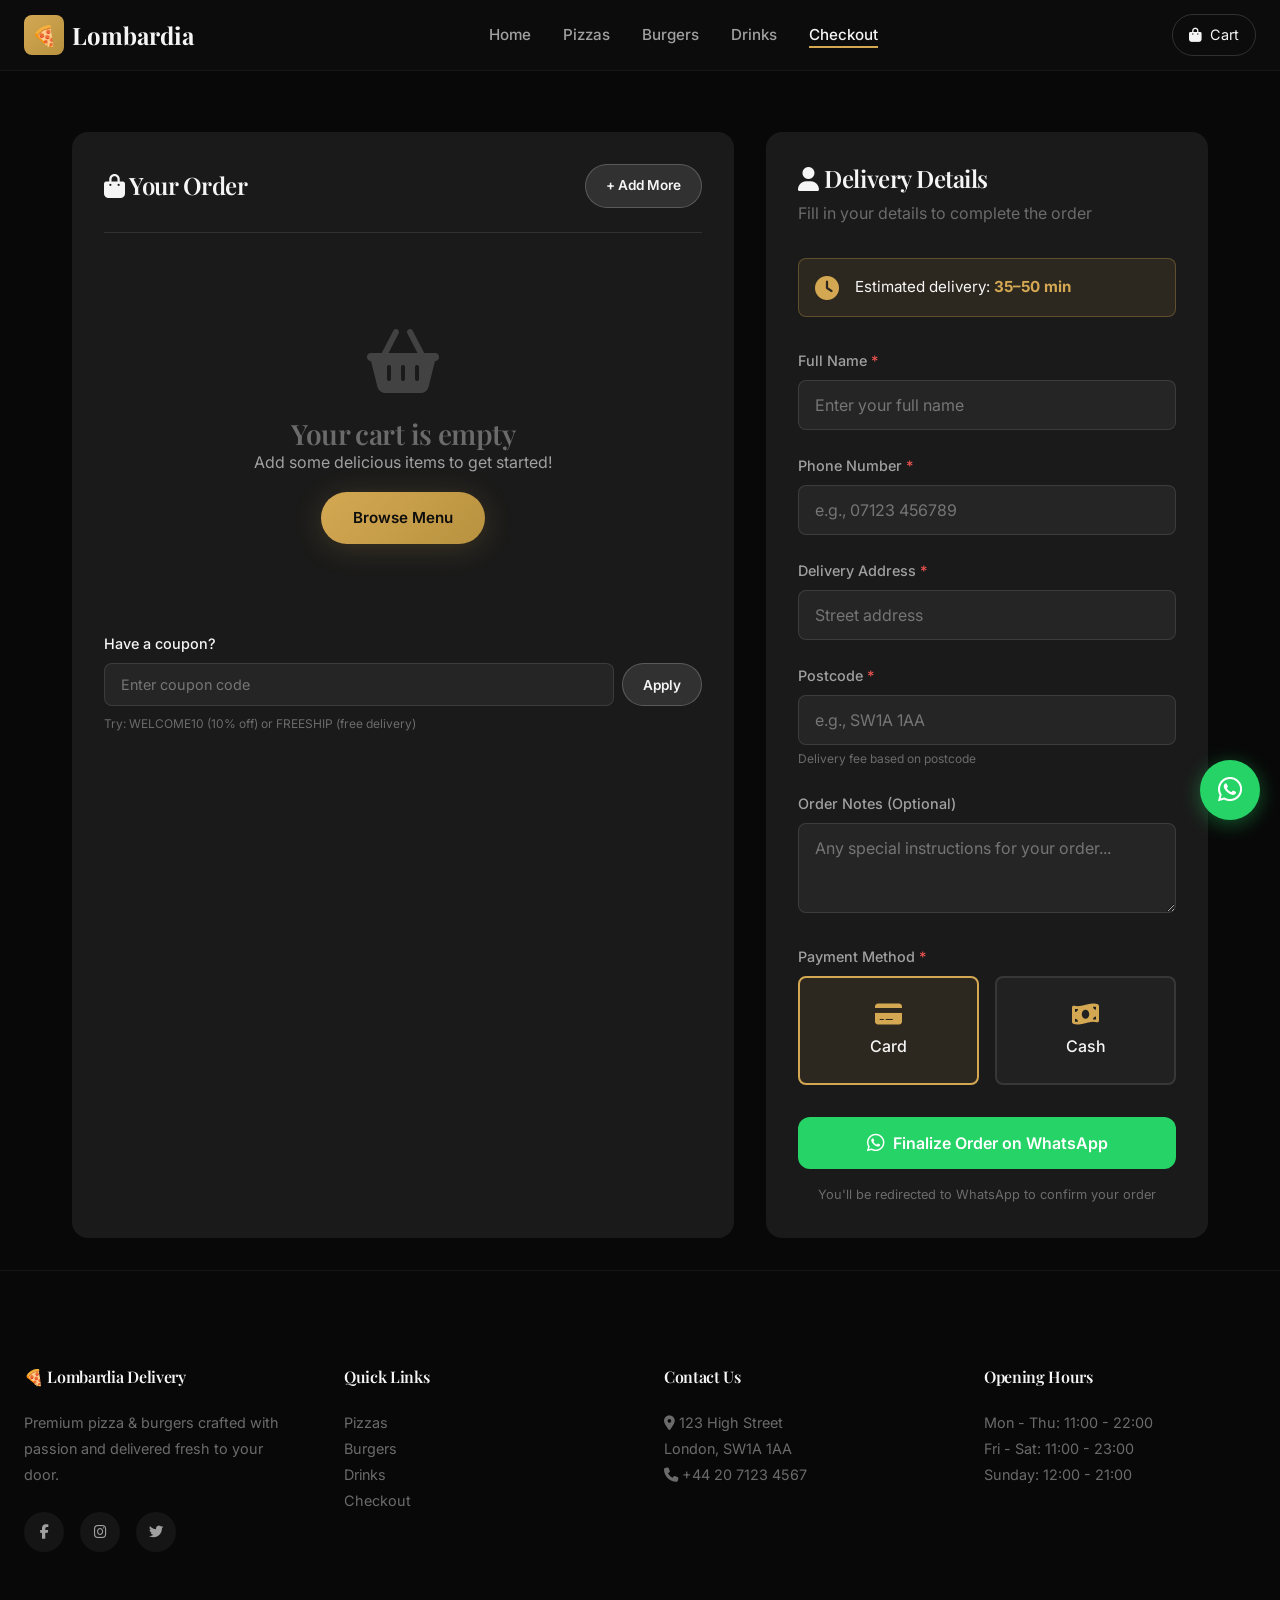
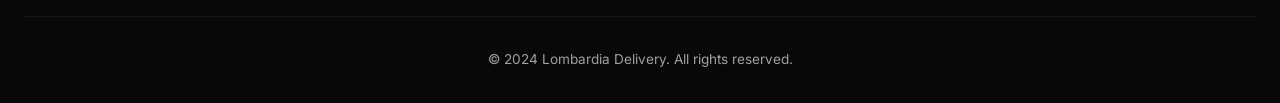
<file: pages/checkout.html>
<!DOCTYPE html>
<html lang="en">
<head>
    <meta charset="UTF-8">
    <meta name="viewport" content="width=device-width, initial-scale=1.0">
    <meta name="description" content="Complete your order - Review cart, enter details and checkout via WhatsApp.">
    <title>Checkout | Lombardia Delivery</title>
    
    <!-- Fonts -->
    <link rel="preconnect" href="https://fonts.googleapis.com">
    <link rel="preconnect" href="https://fonts.gstatic.com" crossorigin>
    <link href="https://fonts.googleapis.com/css2?family=Inter:wght@400;500;600;700&family=Playfair+Display:wght@500;600;700&display=swap" rel="stylesheet">
    
    <!-- Font Awesome -->
    <link rel="stylesheet" href="https://cdnjs.cloudflare.com/ajax/libs/font-awesome/6.5.1/css/all.min.css">
    
    <!-- Styles -->
    <link rel="stylesheet" href="../css/style.css">
</head>
<body>
    <!-- Header -->
    <header class="header">
        <div class="header-inner">
            <a href="../index.html" class="logo">
                <span class="logo-icon">🍕</span>
                <span>Lombardia</span>
            </a>
            
            <nav class="nav">
                <ul class="nav-list">
                    <li><a href="../index.html" class="nav-link">Home</a></li>
                    <li><a href="pizzas.html" class="nav-link">Pizzas</a></li>
                    <li><a href="burgers.html" class="nav-link">Burgers</a></li>
                    <li><a href="drinks.html" class="nav-link">Drinks</a></li>
                    <li><a href="checkout.html" class="nav-link active">Checkout</a></li>
                </ul>
            </nav>
            
            <div style="display: flex; align-items: center; gap: 1rem;">
                <a href="checkout.html" class="cart-btn">
                    <i class="fas fa-shopping-bag"></i>
                    <span>Cart</span>
                    <span class="cart-count hidden">0</span>
                </a>
                
                <button class="menu-toggle" aria-label="Toggle menu">
                    <span></span>
                    <span></span>
                    <span></span>
                </button>
            </div>
        </div>
    </header>
    
    <!-- Mobile Navigation -->
    <nav class="mobile-nav">
        <ul class="mobile-nav-list">
            <li><a href="../index.html" class="mobile-nav-link">Home</a></li>
            <li><a href="pizzas.html" class="mobile-nav-link">Pizzas</a></li>
            <li><a href="burgers.html" class="mobile-nav-link">Burgers</a></li>
            <li><a href="drinks.html" class="mobile-nav-link">Drinks</a></li>
            <li><a href="checkout.html" class="mobile-nav-link active">Checkout</a></li>
        </ul>
    </nav>
    
    <!-- Checkout Content -->
    <main class="checkout-page">
        <div class="checkout-container">
            <!-- Cart Section -->
            <div class="checkout-cart">
                <div class="cart-header">
                    <h2><i class="fas fa-shopping-bag"></i> Your Order</h2>
                    <a href="pizzas.html" class="btn btn-secondary btn-sm">+ Add More</a>
                </div>
                
                <!-- Empty Cart Message -->
                <div class="cart-empty" style="display: none;">
                    <i class="fas fa-shopping-basket"></i>
                    <h3>Your cart is empty</h3>
                    <p>Add some delicious items to get started!</p>
                    <a href="pizzas.html" class="btn btn-primary" style="margin-top: 1rem;">Browse Menu</a>
                </div>
                
                <!-- Cart Items -->
                <div class="cart-items">
                    <!-- Populated by JavaScript -->
                </div>
                
                <!-- Coupon Section -->
                <div class="coupon-section">
                    <label style="font-size: 0.9rem; font-weight: 500; margin-bottom: 0.5rem; display: block;">Have a coupon?</label>
                    <div class="coupon-input-group">
                        <input type="text" id="coupon-input" placeholder="Enter coupon code">
                        <button id="apply-coupon" class="btn btn-secondary btn-sm">Apply</button>
                    </div>
                    <p class="coupon-message"></p>
                    <p style="font-size: 0.75rem; color: var(--color-text-muted); margin-top: 0.5rem;">Try: WELCOME10 (10% off) or FREESHIP (free delivery)</p>
                </div>
                
                <!-- Cart Summary -->
                <div class="cart-summary" style="display: none;">
                    <div class="summary-row">
                        <span>Subtotal</span>
                        <span class="summary-subtotal">£0.00</span>
                    </div>
                    <div class="summary-row">
                        <span>Delivery Fee</span>
                        <span class="summary-delivery">£0.00</span>
                    </div>
                    <div class="summary-row discount summary-discount-row" style="display: none;">
                        <span>Discount</span>
                        <span class="summary-discount">-£0.00</span>
                    </div>
                    <div class="summary-row total">
                        <span>Total</span>
                        <span class="summary-total">£0.00</span>
                    </div>
                </div>
            </div>
            
            <!-- Customer Form -->
            <div class="checkout-form">
                <div class="form-header">
                    <h2><i class="fas fa-user"></i> Delivery Details</h2>
                    <p style="color: var(--color-text-muted);">Fill in your details to complete the order</p>
                </div>
                
                <!-- Delivery Time Display -->
                <div class="delivery-time-display">
                    <i class="fas fa-clock"></i>
                    <span>Estimated delivery: <strong class="delivery-time">35–50 min</strong></span>
                </div>
                
                <form onsubmit="event.preventDefault();">
                    <div class="form-group">
                        <label for="fullname">Full Name <span class="required">*</span></label>
                        <input type="text" id="fullname" name="fullname" placeholder="Enter your full name" required>
                        <span class="form-error"></span>
                    </div>
                    
                    <div class="form-group">
                        <label for="phone">Phone Number <span class="required">*</span></label>
                        <input type="tel" id="phone" name="phone" placeholder="e.g., 07123 456789" required>
                        <span class="form-error"></span>
                    </div>
                    
                    <div class="form-group">
                        <label for="address">Delivery Address <span class="required">*</span></label>
                        <input type="text" id="address" name="address" placeholder="Street address" required>
                        <span class="form-error"></span>
                    </div>
                    
                    <div class="form-group">
                        <label for="postcode">Postcode <span class="required">*</span></label>
                        <input type="text" id="postcode" name="postcode" placeholder="e.g., SW1A 1AA" required>
                        <span class="form-error"></span>
                        <p style="font-size: 0.75rem; color: var(--color-text-muted); margin-top: 0.25rem;">Delivery fee based on postcode</p>
                    </div>
                    
                    <div class="form-group">
                        <label for="notes">Order Notes (Optional)</label>
                        <textarea id="notes" name="notes" rows="3" placeholder="Any special instructions for your order..."></textarea>
                    </div>
                    
                    <div class="form-group">
                        <label>Payment Method <span class="required">*</span></label>
                        <div class="payment-options">
                            <div class="payment-option selected" data-method="card">
                                <i class="fas fa-credit-card"></i>
                                <span>Card</span>
                            </div>
                            <div class="payment-option" data-method="cash">
                                <i class="fas fa-money-bill-wave"></i>
                                <span>Cash</span>
                            </div>
                        </div>
                    </div>
                    
                    <div class="form-group change-input" style="display: none;">
                        <label for="change-for">Need change for? (Optional)</label>
                        <input type="text" id="change-for" name="change-for" placeholder="e.g., £20">
                    </div>
                    
                    <!-- WhatsApp Order Button -->
                    <button type="button" class="whatsapp-btn" onclick="handleWhatsAppOrder()">
                        <i class="fab fa-whatsapp"></i>
                        Finalize Order on WhatsApp
                    </button>
                    
                    <p style="text-align: center; font-size: 0.8rem; color: var(--color-text-muted); margin-top: 1rem;">
                        You'll be redirected to WhatsApp to confirm your order
                    </p>
                </form>
            </div>
        </div>
    </main>
    
    <!-- Footer -->
    <footer class="footer">
        <div class="container">
            <div class="footer-grid">
                <div class="footer-col">
                    <h4>🍕 Lombardia Delivery</h4>
                    <p>Premium pizza & burgers crafted with passion and delivered fresh to your door.</p>
                    <div class="footer-social">
                        <a href="#" aria-label="Facebook"><i class="fab fa-facebook-f"></i></a>
                        <a href="#" aria-label="Instagram"><i class="fab fa-instagram"></i></a>
                        <a href="#" aria-label="Twitter"><i class="fab fa-twitter"></i></a>
                    </div>
                </div>
                <div class="footer-col">
                    <h4>Quick Links</h4>
                    <a href="pizzas.html">Pizzas</a>
                    <a href="burgers.html">Burgers</a>
                    <a href="drinks.html">Drinks</a>
                    <a href="checkout.html">Checkout</a>
                </div>
                <div class="footer-col">
                    <h4>Contact Us</h4>
                    <p>
                        <i class="fas fa-map-marker-alt"></i> 123 High Street<br>
                        London, SW1A 1AA
                    </p>
                    <p>
                        <i class="fas fa-phone"></i> +44 20 7123 4567
                    </p>
                </div>
                <div class="footer-col">
                    <h4>Opening Hours</h4>
                    <p>
                        Mon - Thu: 11:00 - 22:00<br>
                        Fri - Sat: 11:00 - 23:00<br>
                        Sunday: 12:00 - 21:00
                    </p>
                </div>
            </div>
            <div class="footer-bottom">
                <p>&copy; 2024 Lombardia Delivery. All rights reserved.</p>
            </div>
        </div>
    </footer>
    
    <!-- Floating WhatsApp Button -->
    <a href="https://wa.me/447000000000" target="_blank" class="whatsapp-float" aria-label="Chat on WhatsApp">
        <i class="fab fa-whatsapp"></i>
        <span>WhatsApp us</span>
    </a>
    
    <!-- Scripts -->
    <script src="../js/script.js"></script>
</body>
</html>
</file>
<file: css/style.css>
/* ==========================================
   LOMBARDIA DELIVERY - Premium Pizza & Burgers
   Dark Theme Restaurant Website
   ========================================== */

/* ==========================================
   CSS VARIABLES & DESIGN TOKENS
   ========================================== */
:root {
  /* Primary Colors - Dark Luxury Theme */
  --color-bg-dark: #0d0d0d;
  --color-bg-darker: #080808;
  --color-bg-card: #1a1a1a;
  --color-bg-card-hover: #242424;
  
  /* Accent Colors - Warm Gold & Amber */
  --color-accent: #d4a853;
  --color-accent-light: #e8c778;
  --color-accent-dark: #b8923f;
  
  /* Text Colors */
  --color-text-primary: #f5f5f5;
  --color-text-secondary: #a0a0a0;
  --color-text-muted: #6b6b6b;
  
  /* Semantic Colors */
  --color-success: #4caf50;
  --color-error: #ef5350;
  --color-warning: #ff9800;
  
  /* White Cards for Floating Effect */
  --color-white-card: rgba(255, 255, 255, 0.97);
  --color-white-card-text: #1a1a1a;
  --color-white-card-secondary: #555;
  
  /* Overlays */
  --overlay-dark: linear-gradient(180deg, rgba(0,0,0,0.7) 0%, rgba(0,0,0,0.85) 100%);
  --overlay-darker: linear-gradient(180deg, rgba(0,0,0,0.8) 0%, rgba(0,0,0,0.95) 100%);
  --overlay-light: linear-gradient(180deg, rgba(0,0,0,0.3) 0%, rgba(0,0,0,0.6) 100%);
  
  /* Shadows */
  --shadow-sm: 0 2px 8px rgba(0,0,0,0.3);
  --shadow-md: 0 4px 20px rgba(0,0,0,0.4);
  --shadow-lg: 0 8px 40px rgba(0,0,0,0.5);
  --shadow-card: 0 10px 60px rgba(0,0,0,0.3);
  --shadow-gold: 0 4px 30px rgba(212,168,83,0.2);
  
  /* Typography */
  --font-heading: 'Playfair Display', Georgia, serif;
  --font-body: 'Inter', -apple-system, BlinkMacSystemFont, sans-serif;
  
  /* Spacing */
  --space-xs: 0.25rem;
  --space-sm: 0.5rem;
  --space-md: 1rem;
  --space-lg: 1.5rem;
  --space-xl: 2rem;
  --space-2xl: 3rem;
  --space-3xl: 4rem;
  --space-4xl: 6rem;
  
  /* Transitions */
  --transition-fast: 0.2s ease;
  --transition-normal: 0.3s ease;
  --transition-slow: 0.5s ease;
  
  /* Border Radius */
  --radius-sm: 4px;
  --radius-md: 8px;
  --radius-lg: 12px;
  --radius-xl: 16px;
  --radius-full: 9999px;
}

/* ==========================================
   RESET & BASE STYLES
   ========================================== */
*, *::before, *::after {
  box-sizing: border-box;
  margin: 0;
  padding: 0;
}

html {
  scroll-behavior: smooth;
  font-size: 16px;
}

body {
  font-family: var(--font-body);
  background-color: var(--color-bg-dark);
  color: var(--color-text-primary);
  line-height: 1.6;
  min-height: 100vh;
  overflow-x: hidden;
}

a {
  text-decoration: none;
  color: inherit;
}

img {
  max-width: 100%;
  height: auto;
  display: block;
}

button {
  font-family: inherit;
  cursor: pointer;
  border: none;
  outline: none;
}

input, select, textarea {
  font-family: inherit;
  font-size: inherit;
}

ul, ol {
  list-style: none;
}

/* ==========================================
   TYPOGRAPHY
   ========================================== */
h1, h2, h3, h4, h5, h6 {
  font-family: var(--font-heading);
  font-weight: 600;
  line-height: 1.2;
  letter-spacing: -0.02em;
}

h1 { font-size: clamp(2.5rem, 6vw, 4.5rem); }
h2 { font-size: clamp(1.75rem, 4vw, 2.75rem); }
h3 { font-size: clamp(1.25rem, 3vw, 1.75rem); }
h4 { font-size: 1.25rem; }

p {
  font-size: 1rem;
  color: var(--color-text-secondary);
}

.text-accent {
  color: var(--color-accent);
}

.text-gold {
  background: linear-gradient(135deg, var(--color-accent-light), var(--color-accent));
  -webkit-background-clip: text;
  -webkit-text-fill-color: transparent;
  background-clip: text;
}

/* ==========================================
   LAYOUT UTILITIES
   ========================================== */
.container {
  width: 100%;
  max-width: 1280px;
  margin: 0 auto;
  padding: 0 var(--space-lg);
}

.section {
  padding: var(--space-4xl) 0;
}

.section-dark {
  background: var(--color-bg-darker);
}

/* ==========================================
   HEADER & NAVIGATION
   ========================================== */
.header {
  position: fixed;
  top: 0;
  left: 0;
  right: 0;
  z-index: 1000;
  background: rgba(13, 13, 13, 0.95);
  backdrop-filter: blur(20px);
  border-bottom: 1px solid rgba(255,255,255,0.05);
  transition: background var(--transition-normal);
}

.header.scrolled {
  background: rgba(13, 13, 13, 0.98);
}

.header-inner {
  display: flex;
  align-items: center;
  justify-content: space-between;
  height: 70px;
  padding: 0 var(--space-lg);
  max-width: 1400px;
  margin: 0 auto;
}

.logo {
  display: flex;
  align-items: center;
  gap: var(--space-sm);
  font-family: var(--font-heading);
  font-size: 1.5rem;
  font-weight: 700;
  color: var(--color-text-primary);
}

.logo-icon {
  width: 40px;
  height: 40px;
  background: linear-gradient(135deg, var(--color-accent), var(--color-accent-dark));
  border-radius: var(--radius-md);
  display: flex;
  align-items: center;
  justify-content: center;
  font-size: 1.25rem;
}

.nav {
  display: none;
}

.nav-list {
  display: flex;
  align-items: center;
  gap: var(--space-xl);
}

.nav-link {
  font-size: 0.95rem;
  font-weight: 500;
  color: var(--color-text-secondary);
  transition: color var(--transition-fast);
  position: relative;
}

.nav-link::after {
  content: '';
  position: absolute;
  bottom: -4px;
  left: 0;
  width: 0;
  height: 2px;
  background: var(--color-accent);
  transition: width var(--transition-normal);
}

.nav-link:hover,
.nav-link.active {
  color: var(--color-text-primary);
}

.nav-link:hover::after,
.nav-link.active::after {
  width: 100%;
}

/* Cart Button */
.cart-btn {
  position: relative;
  display: flex;
  align-items: center;
  gap: var(--space-sm);
  background: transparent;
  border: 1px solid rgba(255,255,255,0.15);
  color: var(--color-text-primary);
  padding: var(--space-sm) var(--space-md);
  border-radius: var(--radius-full);
  font-size: 0.9rem;
  transition: all var(--transition-fast);
}

.cart-btn:hover {
  background: rgba(255,255,255,0.05);
  border-color: var(--color-accent);
}

.cart-count {
  position: absolute;
  top: -8px;
  right: -8px;
  background: var(--color-accent);
  color: var(--color-bg-dark);
  font-size: 0.7rem;
  font-weight: 700;
  width: 20px;
  height: 20px;
  border-radius: 50%;
  display: flex;
  align-items: center;
  justify-content: center;
}

.cart-count.hidden {
  display: none;
}

/* Mobile Menu Toggle */
.menu-toggle {
  display: flex;
  flex-direction: column;
  gap: 5px;
  background: transparent;
  padding: var(--space-sm);
}

.menu-toggle span {
  width: 24px;
  height: 2px;
  background: var(--color-text-primary);
  transition: all var(--transition-fast);
}

.menu-toggle.active span:nth-child(1) {
  transform: rotate(45deg) translate(5px, 5px);
}

.menu-toggle.active span:nth-child(2) {
  opacity: 0;
}

.menu-toggle.active span:nth-child(3) {
  transform: rotate(-45deg) translate(5px, -5px);
}

/* Mobile Navigation */
.mobile-nav {
  position: fixed;
  top: 70px;
  left: 0;
  right: 0;
  bottom: 0;
  background: rgba(13, 13, 13, 0.98);
  backdrop-filter: blur(20px);
  transform: translateX(100%);
  transition: transform var(--transition-normal);
  z-index: 999;
  display: flex;
  flex-direction: column;
  padding: var(--space-xl);
}

.mobile-nav.active {
  transform: translateX(0);
}

.mobile-nav-list {
  display: flex;
  flex-direction: column;
  gap: var(--space-lg);
}

.mobile-nav-link {
  font-size: 1.25rem;
  font-weight: 500;
  color: var(--color-text-secondary);
  padding: var(--space-md) 0;
  border-bottom: 1px solid rgba(255,255,255,0.05);
  transition: color var(--transition-fast);
}

.mobile-nav-link:hover,
.mobile-nav-link.active {
  color: var(--color-accent);
}

/* Desktop Nav Display */
@media (min-width: 768px) {
  .nav {
    display: block;
  }
  
  .menu-toggle {
    display: none;
  }
}

/* ==========================================
   HERO SECTION
   ========================================== */
.hero {
  position: relative;
  min-height: 100vh;
  display: flex;
  align-items: center;
  justify-content: center;
  overflow: hidden;
}

.hero-bg {
  position: absolute;
  top: 0;
  left: 0;
  width: 100%;
  height: 100%;
  background-size: cover;
  background-position: center;
  background-repeat: no-repeat;
}

.hero-overlay {
  position: absolute;
  top: 0;
  left: 0;
  width: 100%;
  height: 100%;
  background: var(--overlay-darker);
}

.hero-content {
  position: relative;
  z-index: 2;
  text-align: center;
  max-width: 800px;
  padding: var(--space-xl);
  margin-top: 70px;
}

.hero-subtitle {
  font-family: var(--font-body);
  font-size: 0.9rem;
  font-weight: 500;
  letter-spacing: 3px;
  text-transform: uppercase;
  color: var(--color-accent);
  margin-bottom: var(--space-lg);
}

.hero-title {
  margin-bottom: var(--space-lg);
  color: var(--color-text-primary);
  font-size: clamp(3rem, 8vw, 5.5rem);
  font-weight: 700;
  text-shadow: 0 4px 20px rgba(0,0,0,0.4);
}

.hero-description {
  font-size: 1.25rem;
  color: var(--color-text-secondary);
  margin-bottom: var(--space-2xl);
  max-width: 600px;
  margin-left: auto;
  margin-right: auto;
}

.hero-cta {
  display: flex;
  flex-wrap: wrap;
  gap: var(--space-md);
  justify-content: center;
}

/* ==========================================
   BUTTONS
   ========================================== */
.btn {
  display: inline-flex;
  align-items: center;
  justify-content: center;
  gap: var(--space-sm);
  padding: 14px 32px;
  font-size: 0.95rem;
  font-weight: 600;
  border-radius: var(--radius-full);
  transition: all var(--transition-fast);
  white-space: nowrap;
}

.btn-primary {
  background: linear-gradient(135deg, var(--color-accent), var(--color-accent-dark));
  color: var(--color-bg-dark);
  box-shadow: var(--shadow-gold);
}

.btn-primary:hover {
  transform: translateY(-2px);
  box-shadow: 0 6px 35px rgba(212,168,83,0.35);
}

.btn-secondary {
  background: rgba(255,255,255,0.1);
  color: var(--color-text-primary);
  border: 1px solid rgba(255,255,255,0.2);
}

.btn-secondary:hover {
  background: rgba(255,255,255,0.15);
  border-color: var(--color-accent);
}

.btn-sm {
  padding: 10px 20px;
  font-size: 0.85rem;
}

.btn-dark {
  background: var(--color-bg-dark);
  color: var(--color-text-primary);
}

.btn-dark:hover {
  background: var(--color-bg-darker);
}

.btn-white {
  background: var(--color-white-card);
  color: var(--color-white-card-text);
}

.btn-white:hover {
  transform: translateY(-2px);
  box-shadow: var(--shadow-md);
}

/* ==========================================
   FLOATING CARDS (White Cards over Images)
   ========================================== */
.floating-card {
  background: var(--color-white-card);
  border-radius: var(--radius-xl);
  padding: var(--space-2xl);
  box-shadow: var(--shadow-card);
  color: var(--color-white-card-text);
}

.floating-card h3,
.floating-card h4 {
  color: var(--color-white-card-text);
}

.floating-card p {
  color: var(--color-white-card-secondary);
}

/* ==========================================
   CATEGORY PREVIEW SECTIONS
   ========================================== */
.category-section {
  position: relative;
  min-height: 600px;
  display: flex;
  align-items: center;
  padding: var(--space-4xl) 0;
  overflow: hidden;
}

.category-bg {
  position: absolute;
  top: 0;
  left: 0;
  width: 100%;
  height: 100%;
  background-size: cover;
  background-position: center;
  background-attachment: fixed;
}

.category-overlay {
  position: absolute;
  top: 0;
  left: 0;
  width: 100%;
  height: 100%;
  background: var(--overlay-dark);
}

.category-content {
  position: relative;
  z-index: 2;
  width: 100%;
  max-width: 1280px;
  margin: 0 auto;
  padding: 0 var(--space-lg);
}

.category-header {
  text-align: center;
  margin-bottom: var(--space-2xl);
}

.category-header h2 {
  color: var(--color-text-primary);
  margin-bottom: var(--space-sm);
}

.category-header p {
  color: var(--color-text-secondary);
}

.category-items {
  display: grid;
  grid-template-columns: repeat(auto-fit, minmax(280px, 1fr));
  gap: var(--space-lg);
}

/* ==========================================
   PRODUCT CARDS
   ========================================== */
.product-card {
  background: var(--color-white-card);
  border-radius: var(--radius-lg);
  overflow: hidden;
  box-shadow: var(--shadow-md);
  transition: transform var(--transition-normal), box-shadow var(--transition-normal);
}

.product-card:hover {
  transform: translateY(-8px);
  box-shadow: var(--shadow-lg);
}

.product-image {
  position: relative;
  height: 200px;
  overflow: hidden;
}

.product-image img {
  width: 100%;
  height: 100%;
  object-fit: cover;
  transition: transform var(--transition-slow);
}

.product-card:hover .product-image img {
  transform: scale(1.05);
}

.product-badge {
  position: absolute;
  top: var(--space-md);
  left: var(--space-md);
  background: var(--color-accent);
  color: var(--color-bg-dark);
  padding: 4px 12px;
  border-radius: var(--radius-full);
  font-size: 0.75rem;
  font-weight: 600;
}

.product-info {
  padding: var(--space-lg);
}

.product-name {
  font-family: var(--font-heading);
  font-size: 1.25rem;
  color: var(--color-white-card-text);
  margin-bottom: var(--space-xs);
}

.product-description {
  font-size: 0.9rem;
  color: var(--color-white-card-secondary);
  margin-bottom: var(--space-md);
  line-height: 1.5;
}

.product-meta {
  display: flex;
  align-items: center;
  justify-content: space-between;
  gap: var(--space-md);
}

.product-price {
  font-family: var(--font-heading);
  font-size: 1.35rem;
  font-weight: 700;
  color: var(--color-white-card-text);
}

.product-price-from {
  font-size: 0.75rem;
  font-weight: 400;
  color: var(--color-white-card-secondary);
}

/* Allergen Labels */
.allergens {
  display: flex;
  gap: var(--space-xs);
  margin-bottom: var(--space-sm);
  flex-wrap: wrap;
}

.allergen-tag {
  font-size: 0.7rem;
  padding: 2px 8px;
  border-radius: var(--radius-full);
  background: #f0f0f0;
  color: #666;
}

.allergen-tag.gluten { background: #fff3e0; color: #e65100; }
.allergen-tag.dairy { background: #e3f2fd; color: #1565c0; }
.allergen-tag.nuts { background: #fce4ec; color: #c62828; }
.allergen-tag.eggs { background: #f3e5f5; color: #7b1fa2; }

/* ==========================================
   PRODUCT PAGE STYLES
   ========================================== */
.page-hero {
  position: relative;
  min-height: 40vh;
  display: flex;
  align-items: center;
  justify-content: center;
  padding-top: 70px;
}

.page-hero-bg {
  position: absolute;
  top: 0;
  left: 0;
  width: 100%;
  height: 100%;
  background-size: cover;
  background-position: center;
}

.page-hero-content {
  position: relative;
  z-index: 2;
  text-align: center;
  padding: var(--space-2xl);
}

.page-hero h1 {
  color: var(--color-text-primary);
  margin-bottom: var(--space-sm);
}

.page-hero p {
  color: var(--color-text-secondary);
  font-size: 1.1rem;
}

/* Filter Tabs */
.filter-tabs {
  display: flex;
  justify-content: center;
  gap: var(--space-sm);
  margin-bottom: var(--space-2xl);
  flex-wrap: wrap;
}

.filter-tab {
  padding: 10px 24px;
  background: var(--color-bg-card);
  color: var(--color-text-secondary);
  border-radius: var(--radius-full);
  font-size: 0.9rem;
  font-weight: 500;
  border: 1px solid rgba(255,255,255,0.1);
  transition: all var(--transition-fast);
}

.filter-tab:hover,
.filter-tab.active {
  background: var(--color-accent);
  color: var(--color-bg-dark);
  border-color: var(--color-accent);
}

/* Products Grid */
.products-grid {
  display: grid;
  grid-template-columns: repeat(auto-fill, minmax(300px, 1fr));
  gap: var(--space-xl);
  padding: var(--space-2xl) 0;
}

/* ==========================================
   PRODUCT CUSTOMIZATION CARD
   ========================================== */
.product-card-full {
  background: var(--color-white-card);
  border-radius: var(--radius-xl);
  overflow: hidden;
  box-shadow: var(--shadow-lg);
  display: flex;
  flex-direction: column;
}

.product-card-full .product-image {
  height: 220px;
}

.product-card-full .product-info {
  flex: 1;
  display: flex;
  flex-direction: column;
  padding: var(--space-xl);
}

/* Size Selector */
.size-selector {
  margin: var(--space-md) 0;
}

.size-selector-label {
  font-size: 0.85rem;
  font-weight: 600;
  color: var(--color-white-card-text);
  margin-bottom: var(--space-sm);
  display: block;
}

.size-options {
  display: flex;
  gap: var(--space-sm);
}

.size-option {
  flex: 1;
  padding: 10px;
  text-align: center;
  background: #f5f5f5;
  border: 2px solid transparent;
  border-radius: var(--radius-md);
  cursor: pointer;
  transition: all var(--transition-fast);
}

.size-option:hover {
  border-color: var(--color-accent);
}

.size-option.selected {
  background: var(--color-accent);
  color: var(--color-bg-dark);
  border-color: var(--color-accent);
}

.size-option .size-name {
  font-weight: 600;
  font-size: 0.85rem;
  display: block;
}

.size-option .size-price {
  font-size: 0.75rem;
  opacity: 0.8;
}

/* Extras/Add-ons */
.extras-section {
  margin: var(--space-md) 0;
  padding-top: var(--space-md);
  border-top: 1px solid #eee;
}

.extras-title {
  font-size: 0.85rem;
  font-weight: 600;
  color: var(--color-white-card-text);
  margin-bottom: var(--space-sm);
}

.extras-list {
  display: grid;
  grid-template-columns: 1fr 1fr;
  gap: var(--space-xs);
}

.extra-item {
  display: flex;
  align-items: center;
  gap: var(--space-sm);
  padding: 8px;
  background: #f9f9f9;
  border-radius: var(--radius-sm);
  cursor: pointer;
  transition: background var(--transition-fast);
}

.extra-item:hover {
  background: #f0f0f0;
}

.extra-item input {
  accent-color: var(--color-accent);
}

.extra-item label {
  flex: 1;
  font-size: 0.8rem;
  color: var(--color-white-card-text);
  cursor: pointer;
}

.extra-item .extra-price {
  font-size: 0.75rem;
  color: var(--color-accent-dark);
  font-weight: 600;
}

/* Product Footer */
.product-footer {
  margin-top: auto;
  padding-top: var(--space-md);
  border-top: 1px solid #eee;
  display: flex;
  align-items: center;
  justify-content: space-between;
  gap: var(--space-md);
}

.total-price {
  font-family: var(--font-heading);
  font-size: 1.5rem;
  font-weight: 700;
  color: var(--color-white-card-text);
}

/* ==========================================
   FEATURED SECTION
   ========================================== */
.featured-section {
  background: var(--color-bg-darker);
  padding: var(--space-4xl) 0;
}

.featured-card {
  display: grid;
  grid-template-columns: 1fr;
  gap: var(--space-xl);
  background: var(--color-bg-card);
  border-radius: var(--radius-xl);
  overflow: hidden;
}

@media (min-width: 768px) {
  .featured-card {
    grid-template-columns: 1fr 1fr;
  }
}

.featured-image {
  height: 300px;
}

.featured-image img {
  width: 100%;
  height: 100%;
  object-fit: cover;
}

.featured-content {
  padding: var(--space-xl);
  display: flex;
  flex-direction: column;
  justify-content: center;
}

.featured-badge {
  display: inline-flex;
  align-items: center;
  gap: var(--space-xs);
  background: rgba(212,168,83,0.2);
  color: var(--color-accent);
  padding: 6px 14px;
  border-radius: var(--radius-full);
  font-size: 0.8rem;
  font-weight: 600;
  margin-bottom: var(--space-md);
  width: fit-content;
}

.featured-content h3 {
  font-size: 1.75rem;
  margin-bottom: var(--space-sm);
}

.featured-content p {
  margin-bottom: var(--space-lg);
}

.featured-price {
  font-family: var(--font-heading);
  font-size: 1.5rem;
  color: var(--color-accent);
  margin-bottom: var(--space-lg);
}

/* ==========================================
   DELIVERY INFO SECTION
   ========================================== */
.delivery-info {
  padding: var(--space-4xl) 0;
  background: var(--color-bg-dark);
}

.info-grid {
  display: grid;
  grid-template-columns: repeat(auto-fit, minmax(250px, 1fr));
  gap: var(--space-xl);
}

.info-card {
  background: var(--color-bg-card);
  padding: var(--space-xl);
  border-radius: var(--radius-lg);
  text-align: center;
  border: 1px solid rgba(255,255,255,0.05);
  transition: border-color var(--transition-fast);
}

.info-card:hover {
  border-color: rgba(212,168,83,0.3);
}

.info-icon {
  width: 60px;
  height: 60px;
  background: linear-gradient(135deg, var(--color-accent), var(--color-accent-dark));
  border-radius: 50%;
  display: flex;
  align-items: center;
  justify-content: center;
  margin: 0 auto var(--space-lg);
  font-size: 1.5rem;
}

.info-card h4 {
  margin-bottom: var(--space-sm);
}

.info-card p {
  font-size: 0.9rem;
}

/* ==========================================
   CHECKOUT PAGE
   ========================================== */
.checkout-page {
  padding-top: 100px;
  min-height: 100vh;
  background: var(--color-bg-darker);
}

.checkout-container {
  display: grid;
  grid-template-columns: 1fr;
  gap: var(--space-xl);
  max-width: 1200px;
  margin: 0 auto;
  padding: var(--space-xl);
}

@media (min-width: 992px) {
  .checkout-container {
    grid-template-columns: 1.5fr 1fr;
  }
}

/* Cart Section */
.checkout-cart {
  background: var(--color-bg-card);
  border-radius: var(--radius-xl);
  padding: var(--space-xl);
}

.cart-header {
  display: flex;
  align-items: center;
  justify-content: space-between;
  margin-bottom: var(--space-xl);
  padding-bottom: var(--space-lg);
  border-bottom: 1px solid rgba(255,255,255,0.1);
}

.cart-header h2 {
  font-size: 1.5rem;
}

.cart-empty {
  text-align: center;
  padding: var(--space-3xl);
  color: var(--color-text-muted);
}

.cart-empty i {
  font-size: 4rem;
  margin-bottom: var(--space-lg);
  opacity: 0.5;
}

/* Cart Items */
.cart-items {
  display: flex;
  flex-direction: column;
  gap: var(--space-lg);
}

.cart-item {
  display: grid;
  grid-template-columns: 80px 1fr;
  gap: var(--space-md);
  padding: var(--space-md);
  background: rgba(255,255,255,0.03);
  border-radius: var(--radius-md);
}

.cart-item-image {
  width: 80px;
  height: 80px;
  border-radius: var(--radius-md);
  overflow: hidden;
}

.cart-item-image img {
  width: 100%;
  height: 100%;
  object-fit: cover;
}

.cart-item-details {
  display: flex;
  flex-direction: column;
}

.cart-item-name {
  font-weight: 600;
  font-size: 1rem;
  margin-bottom: 4px;
}

.cart-item-options {
  font-size: 0.8rem;
  color: var(--color-text-muted);
  margin-bottom: var(--space-sm);
}

.cart-item-actions {
  display: flex;
  align-items: center;
  justify-content: space-between;
  margin-top: auto;
}

.qty-controls {
  display: flex;
  align-items: center;
  gap: var(--space-sm);
  background: rgba(255,255,255,0.05);
  border-radius: var(--radius-md);
  padding: 4px;
}

.qty-btn {
  width: 28px;
  height: 28px;
  background: rgba(255,255,255,0.1);
  border-radius: var(--radius-sm);
  color: var(--color-text-primary);
  font-size: 1rem;
  display: flex;
  align-items: center;
  justify-content: center;
  transition: background var(--transition-fast);
}

.qty-btn:hover {
  background: var(--color-accent);
  color: var(--color-bg-dark);
}

.qty-value {
  min-width: 24px;
  text-align: center;
  font-weight: 600;
}

.cart-item-price {
  font-weight: 700;
  color: var(--color-accent);
}

.cart-item-remove {
  background: none;
  color: var(--color-error);
  padding: var(--space-sm);
  font-size: 0.85rem;
}

.cart-item-remove:hover {
  text-decoration: underline;
}

/* Cart Summary */
.cart-summary {
  margin-top: var(--space-xl);
  padding-top: var(--space-xl);
  border-top: 1px solid rgba(255,255,255,0.1);
}

.summary-row {
  display: flex;
  justify-content: space-between;
  margin-bottom: var(--space-sm);
  font-size: 0.95rem;
}

.summary-row.discount {
  color: var(--color-success);
}

.summary-row.total {
  font-size: 1.25rem;
  font-weight: 700;
  margin-top: var(--space-md);
  padding-top: var(--space-md);
  border-top: 1px solid rgba(255,255,255,0.1);
}

.summary-row.total span:last-child {
  color: var(--color-accent);
}

/* Coupon Input */
.coupon-section {
  margin-top: var(--space-lg);
}

.coupon-input-group {
  display: flex;
  gap: var(--space-sm);
}

.coupon-input-group input {
  flex: 1;
  padding: 12px 16px;
  background: rgba(255,255,255,0.05);
  border: 1px solid rgba(255,255,255,0.1);
  border-radius: var(--radius-md);
  color: var(--color-text-primary);
  font-size: 0.9rem;
}

.coupon-input-group input:focus {
  border-color: var(--color-accent);
  outline: none;
}

.coupon-message {
  margin-top: var(--space-sm);
  font-size: 0.85rem;
}

.coupon-message.success {
  color: var(--color-success);
}

.coupon-message.error {
  color: var(--color-error);
}

/* Customer Form */
.checkout-form {
  background: var(--color-bg-card);
  border-radius: var(--radius-xl);
  padding: var(--space-xl);
}

.form-header {
  margin-bottom: var(--space-xl);
}

.form-header h2 {
  font-size: 1.5rem;
  margin-bottom: var(--space-sm);
}

.form-group {
  margin-bottom: var(--space-lg);
}

.form-group label {
  display: block;
  font-size: 0.9rem;
  font-weight: 500;
  margin-bottom: var(--space-sm);
  color: var(--color-text-secondary);
}

.form-group label span.required {
  color: var(--color-error);
}

.form-group input,
.form-group select,
.form-group textarea {
  width: 100%;
  padding: 14px 16px;
  background: rgba(255,255,255,0.05);
  border: 1px solid rgba(255,255,255,0.1);
  border-radius: var(--radius-md);
  color: var(--color-text-primary);
  font-size: 1rem;
  transition: border-color var(--transition-fast);
}

.form-group input:focus,
.form-group select:focus,
.form-group textarea:focus {
  border-color: var(--color-accent);
  outline: none;
}

.form-group input.error,
.form-group select.error {
  border-color: var(--color-error);
}

.form-error {
  font-size: 0.8rem;
  color: var(--color-error);
  margin-top: 4px;
}

/* Payment Options */
.payment-options {
  display: flex;
  gap: var(--space-md);
}

.payment-option {
  flex: 1;
  padding: var(--space-lg);
  background: rgba(255,255,255,0.03);
  border: 2px solid rgba(255,255,255,0.1);
  border-radius: var(--radius-md);
  text-align: center;
  cursor: pointer;
  transition: all var(--transition-fast);
}

.payment-option:hover {
  border-color: rgba(212,168,83,0.3);
}

.payment-option.selected {
  border-color: var(--color-accent);
  background: rgba(212,168,83,0.1);
}

.payment-option i {
  font-size: 1.5rem;
  margin-bottom: var(--space-sm);
  color: var(--color-accent);
}

.payment-option span {
  display: block;
  font-weight: 500;
}

.change-input {
  margin-top: var(--space-lg);
}

/* Delivery Time Display */
.delivery-time-display {
  background: rgba(212,168,83,0.1);
  border: 1px solid rgba(212,168,83,0.3);
  border-radius: var(--radius-md);
  padding: var(--space-md);
  display: flex;
  align-items: center;
  gap: var(--space-md);
  margin-bottom: var(--space-xl);
}

.delivery-time-display i {
  font-size: 1.5rem;
  color: var(--color-accent);
}

.delivery-time-display span {
  font-size: 0.95rem;
}

.delivery-time-display strong {
  color: var(--color-accent);
}

/* WhatsApp Button */
.whatsapp-btn {
  width: 100%;
  background: #25D366;
  color: white;
  padding: 16px 32px;
  font-size: 1rem;
  font-weight: 600;
  border-radius: var(--radius-lg);
  display: flex;
  align-items: center;
  justify-content: center;
  gap: var(--space-sm);
  margin-top: var(--space-xl);
  transition: all var(--transition-fast);
}

.whatsapp-btn:hover {
  background: #128C7E;
  transform: translateY(-2px);
}

.whatsapp-btn i {
  font-size: 1.25rem;
}

/* ==========================================
   FOOTER
   ========================================== */
.footer {
  background: var(--color-bg-darker);
  border-top: 1px solid rgba(255,255,255,0.05);
  padding: var(--space-4xl) 0 var(--space-xl);
}

.footer-grid {
  display: grid;
  grid-template-columns: repeat(auto-fit, minmax(200px, 1fr));
  gap: var(--space-2xl);
  margin-bottom: var(--space-3xl);
}

.footer-col h4 {
  font-size: 1rem;
  margin-bottom: var(--space-lg);
  color: var(--color-text-primary);
}

.footer-col p,
.footer-col a {
  font-size: 0.9rem;
  color: var(--color-text-muted);
  line-height: 1.8;
}

.footer-col a {
  display: block;
  transition: color var(--transition-fast);
}

.footer-col a:hover {
  color: var(--color-accent);
}

.footer-social {
  display: flex;
  gap: var(--space-md);
  margin-top: var(--space-lg);
}

.footer-social a {
  width: 40px;
  height: 40px;
  background: rgba(255,255,255,0.05);
  border-radius: 50%;
  display: flex;
  align-items: center;
  justify-content: center;
  color: var(--color-text-secondary);
  transition: all var(--transition-fast);
}

.footer-social a:hover {
  background: var(--color-accent);
  color: var(--color-bg-dark);
}

.footer-bottom {
  text-align: center;
  padding-top: var(--space-xl);
  border-top: 1px solid rgba(255,255,255,0.05);
}

.footer-bottom p {
  font-size: 0.85rem;
}

/* ==========================================
   FLOATING WHATSAPP BUTTON
   ========================================== */
.whatsapp-float {
  position: fixed;
  bottom: 80px;
  right: 20px;
  width: 60px;
  height: 60px;
  background: #25D366;
  border-radius: 50%;
  display: flex;
  align-items: center;
  justify-content: center;
  color: white;
  font-size: 1.75rem;
  box-shadow: 0 4px 20px rgba(37, 211, 102, 0.4);
  z-index: 999;
  transition: all var(--transition-fast);
}

.whatsapp-float:hover {
  transform: scale(1.1);
  box-shadow: 0 6px 30px rgba(37, 211, 102, 0.5);
}

.whatsapp-float span {
  position: absolute;
  right: 70px;
  background: white;
  color: var(--color-bg-dark);
  padding: 8px 16px;
  border-radius: var(--radius-lg);
  font-size: 0.85rem;
  font-weight: 500;
  white-space: nowrap;
  box-shadow: var(--shadow-md);
  opacity: 0;
  visibility: hidden;
  transition: all var(--transition-fast);
}

.whatsapp-float:hover span {
  opacity: 1;
  visibility: visible;
}

/* ==========================================
   QUANTITY INPUT FOR DRINKS
   ========================================== */
.qty-input-group {
  display: flex;
  align-items: center;
  gap: var(--space-sm);
  margin: var(--space-md) 0;
}

.qty-input-group label {
  font-size: 0.85rem;
  font-weight: 500;
  color: var(--color-white-card-text);
}

.qty-input {
  display: flex;
  align-items: center;
  background: #f5f5f5;
  border-radius: var(--radius-md);
  overflow: hidden;
}

.qty-input button {
  width: 32px;
  height: 32px;
  background: #e0e0e0;
  color: var(--color-bg-dark);
  font-size: 1rem;
  transition: background var(--transition-fast);
}

.qty-input button:hover {
  background: var(--color-accent);
}

.qty-input span {
  min-width: 40px;
  text-align: center;
  font-weight: 600;
  color: var(--color-white-card-text);
}

/* ==========================================
   RESPONSIVE ADJUSTMENTS
   ========================================== */
@media (max-width: 767px) {
  .hero-title {
    font-size: 2.5rem;
  }
  
  .hero-description {
    font-size: 1rem;
  }
  
  .hero-cta {
    flex-direction: column;
    align-items: center;
  }
  
  .hero-cta .btn {
    width: 100%;
    max-width: 280px;
  }
  
  .category-items {
    grid-template-columns: 1fr;
  }
  
  .products-grid {
    grid-template-columns: 1fr;
  }
  
  .checkout-container {
    padding: var(--space-md);
  }
  
  .cart-item {
    grid-template-columns: 60px 1fr;
  }
  
  .cart-item-image {
    width: 60px;
    height: 60px;
  }
  
  .extras-list {
    grid-template-columns: 1fr;
  }
  
  .payment-options {
    flex-direction: column;
  }
}

@media (min-width: 768px) and (max-width: 1023px) {
  .products-grid {
    grid-template-columns: repeat(2, 1fr);
  }
}

/* ==========================================
   ANIMATIONS
   ========================================== */
@keyframes fadeInUp {
  from {
    opacity: 0;
    transform: translateY(30px);
  }
  to {
    opacity: 1;
    transform: translateY(0);
  }
}

.animate-fade-in-up {
  animation: fadeInUp 0.6s ease forwards;
}

.delay-1 { animation-delay: 0.1s; }
.delay-2 { animation-delay: 0.2s; }
.delay-3 { animation-delay: 0.3s; }

/* ==========================================
   TOAST NOTIFICATIONS
   ========================================== */
.toast-container {
  position: fixed;
  top: 90px;
  right: 20px;
  z-index: 2000;
  display: flex;
  flex-direction: column;
  gap: var(--space-sm);
}

.toast {
  background: var(--color-bg-card);
  border: 1px solid rgba(255,255,255,0.1);
  border-radius: var(--radius-md);
  padding: var(--space-md) var(--space-lg);
  display: flex;
  align-items: center;
  gap: var(--space-md);
  box-shadow: var(--shadow-lg);
  animation: slideIn 0.3s ease;
  max-width: 350px;
}

.toast.success {
  border-left: 4px solid var(--color-success);
}

.toast.error {
  border-left: 4px solid var(--color-error);
}

.toast i {
  font-size: 1.25rem;
}

.toast.success i {
  color: var(--color-success);
}

.toast.error i {
  color: var(--color-error);
}

.toast-message {
  flex: 1;
  font-size: 0.9rem;
}

@keyframes slideIn {
  from {
    opacity: 0;
    transform: translateX(100%);
  }
  to {
    opacity: 1;
    transform: translateX(0);
  }
}

/* Hide scrollbar but keep functionality */
.cart-items::-webkit-scrollbar {
  width: 6px;
}

.cart-items::-webkit-scrollbar-track {
  background: rgba(255,255,255,0.05);
  border-radius: 3px;
}

.cart-items::-webkit-scrollbar-thumb {
  background: rgba(255,255,255,0.2);
  border-radius: 3px;
}

.cart-items::-webkit-scrollbar-thumb:hover {
  background: rgba(255,255,255,0.3);
}
</file>
